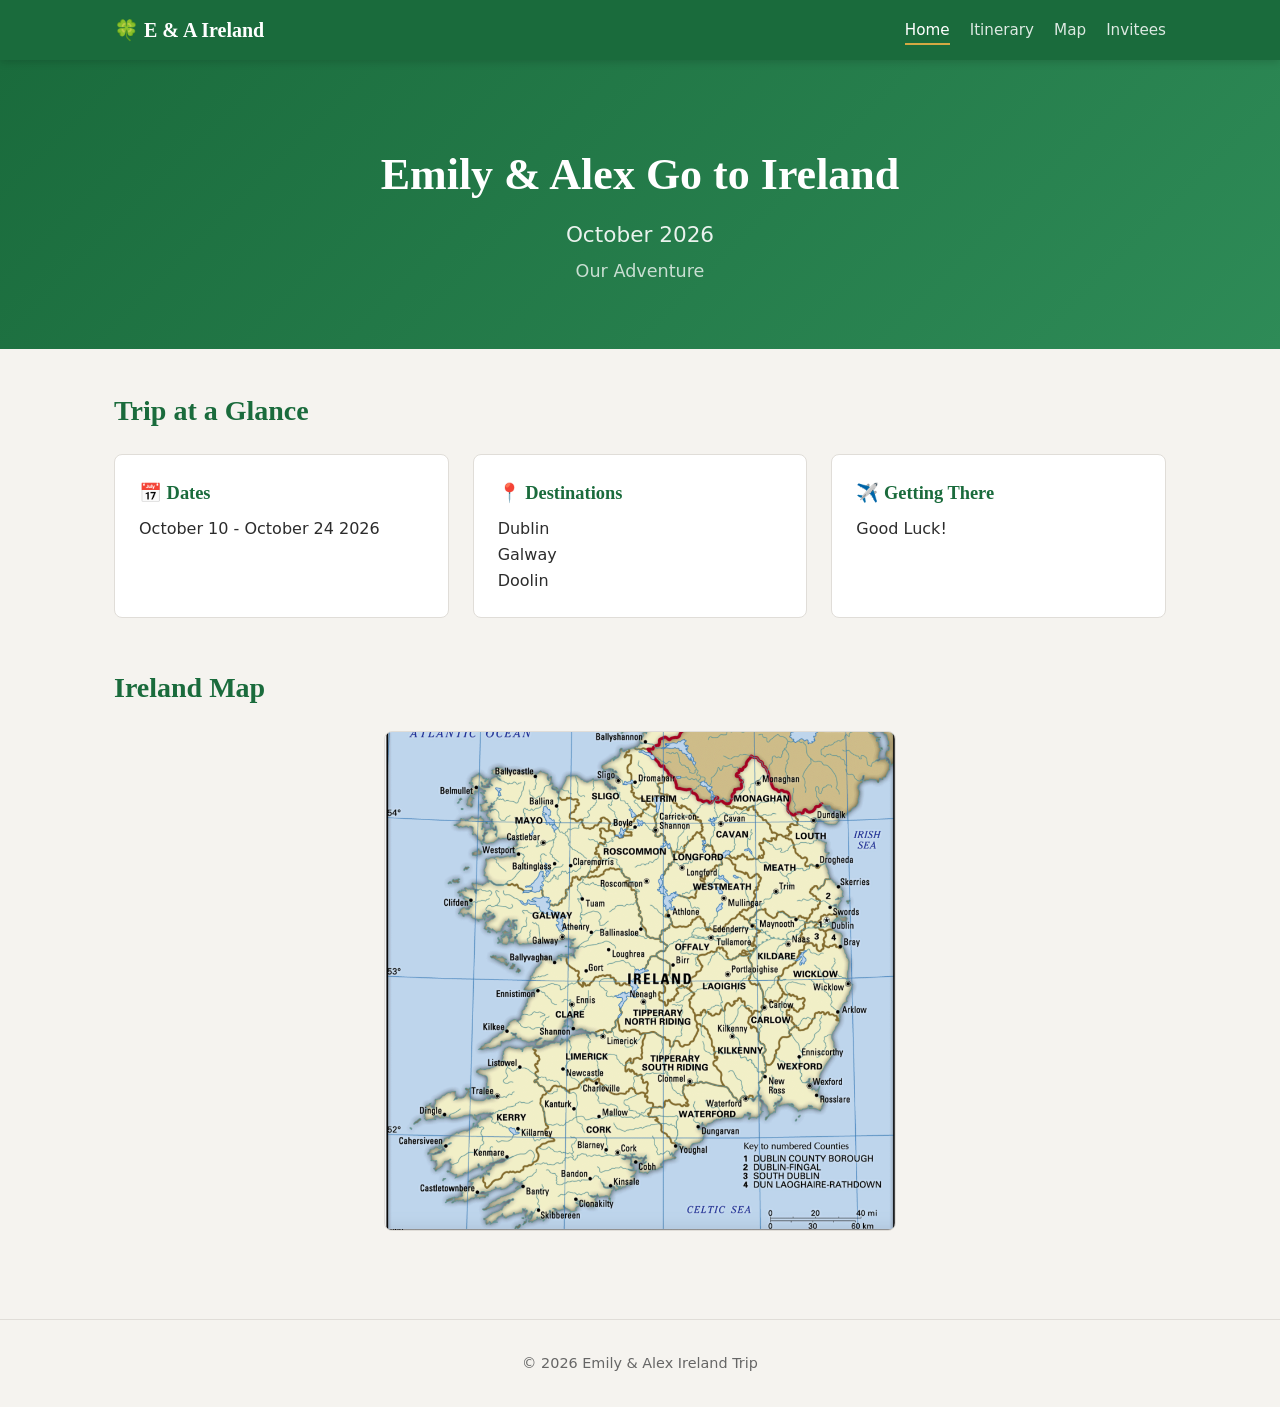
<file: docs/index.html>
<!DOCTYPE html>
<html lang="en">
<head>
    <meta charset="UTF-8">
    <meta name="viewport" content="width=device-width, initial-scale=1.0">
    <title>Emily &amp; Alex — Ireland Trip 2026</title>
    <link rel="stylesheet" href="css/styles.css">
    <link rel="stylesheet" href="css/responsive.css">
</head>
<body>
    <nav id="main-nav">
        <div class="nav-container">
            <a href="index.html" class="nav-logo">🍀 E &amp; A Ireland</a>
            <button class="nav-toggle" aria-label="Toggle navigation">☰</button>
            <ul class="nav-links">
                <li><a href="index.html" class="active">Home</a></li>
                <li><a href="pages/itinerary.html">Itinerary</a></li>
                <li><a href="pages/map.html">Map</a></li>
<li><a href="pages/invitees.html">Invitees</a></li>
<!--                <li><a href="pages/accommodations.html">Accommodations</a></li>-->
<!--                <li><a href="pages/activities.html">Activities</a></li>-->
<!--                <li><a href="pages/packing.html">Packing List</a></li>-->
<!--                <li><a href="pages/travel.html">Travel Info</a></li>-->
            </ul>
        </div>
    </nav>

    <header class="hero">
        <div class="hero-content">
            <h1>Emily &amp; Alex Go to Ireland</h1>
            <p class="hero-subtitle">October 2026</p>
            <p class="hero-tagline">Our Adventure</p>
        </div>
    </header>

    <main>
        <section class="overview">
            <h2>Trip at a Glance</h2>
            <div class="card-grid">
                <div class="card">
                    <h3>📅 Dates</h3>
                    <p>October 10 - October 24 2026</p>
                </div>
                <div class="card">
                    <h3>📍 Destinations</h3>
                    <p>Dublin</p>
                    <p>Galway</p>
                    <p>Doolin</p>
                </div>
<!--                <div class="card">-->
<!--                    <h3>🏨 Stays</h3>-->
<!--                    <p></p>-->
<!--                </div>-->
                <div class="card">
                    <h3>✈️ Getting There</h3>
                    <p>Good Luck!</p>
                </div>
            </div>
        </section>

        <section class="map-section">
            <h2>Ireland Map</h2>
            <div class="map-container">
            <img src="resources/ireland_county_map.png" alt="Map of Ireland counties">
            </div>
        </section>
    </main>

    <footer>
        <p>&copy; 2026 Emily &amp; Alex Ireland Trip</p>
    </footer>

    <script src="js/nav.js"></script>
    <script src="js/main.js"></script>
</body>
</html>
</file>
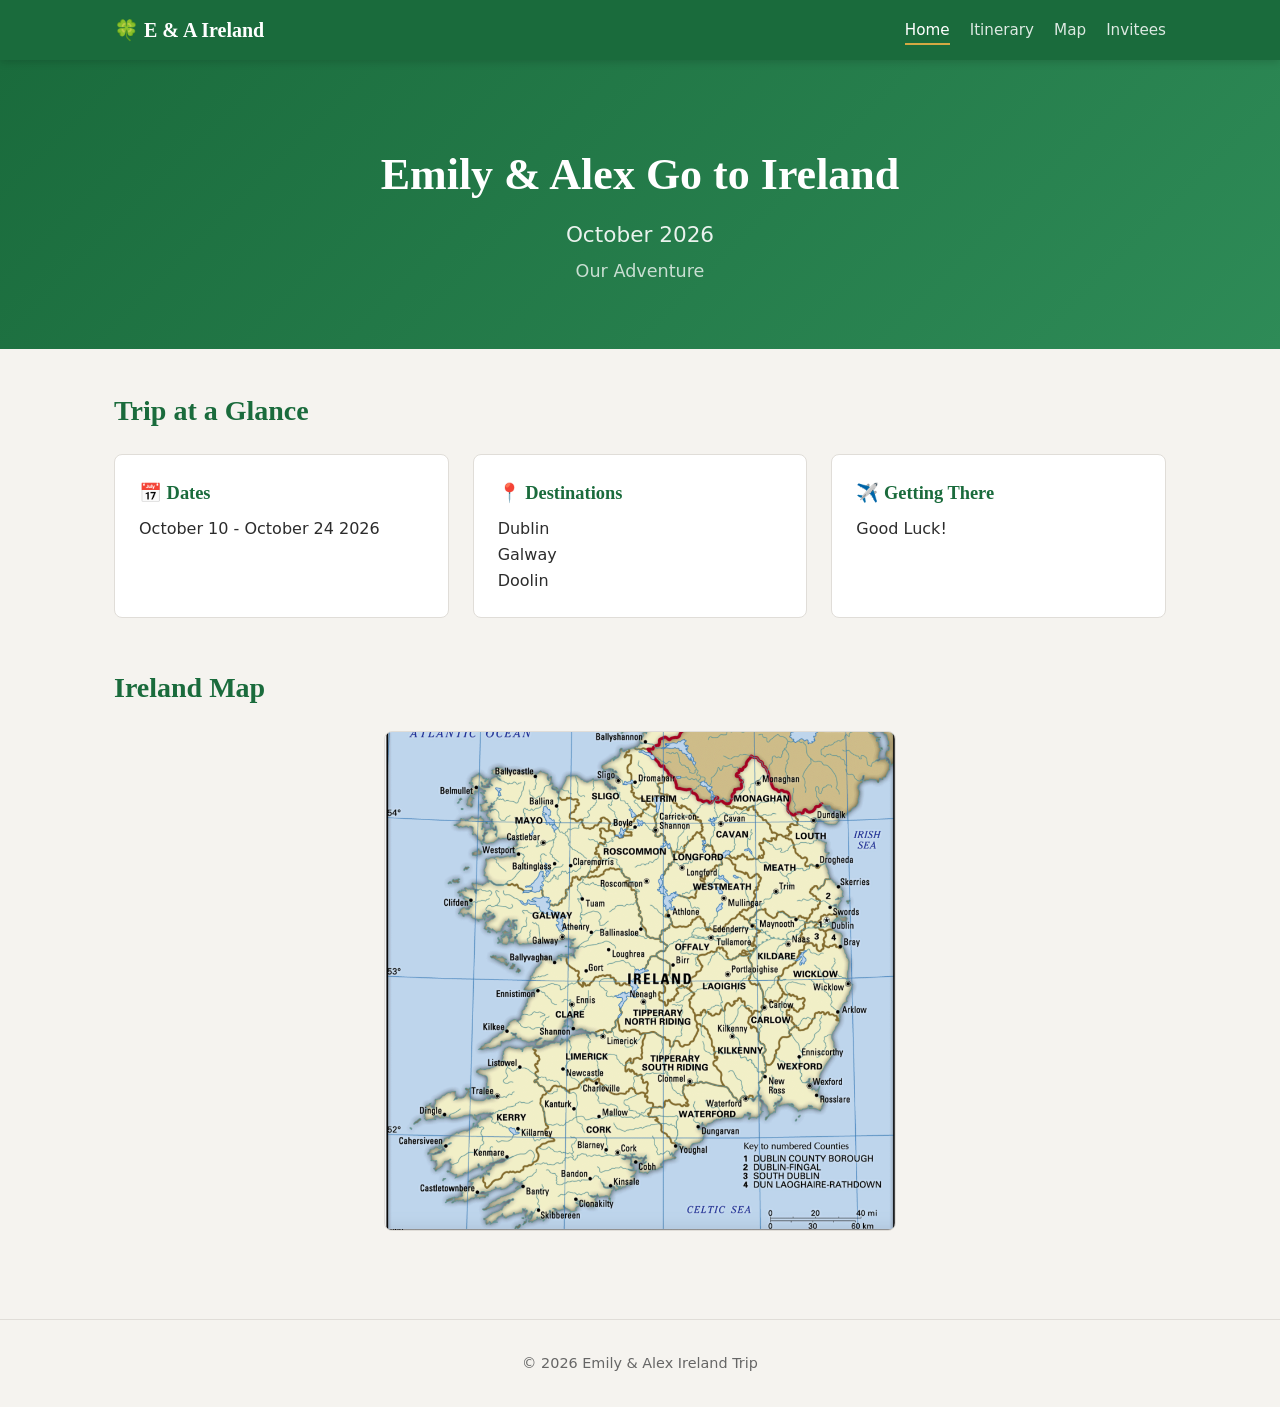
<file: static_site_src/index.html>
<!DOCTYPE html>
<html lang="en">
<head>
    <meta charset="UTF-8">
    <meta name="viewport" content="width=device-width, initial-scale=1.0">
    <title>Emily &amp; Alex — Ireland Trip 2026</title>
    <link rel="stylesheet" href="css/styles.css">
    <link rel="stylesheet" href="css/responsive.css">
</head>
<body>
    <nav id="main-nav">
        <div class="nav-container">
            <a href="index.html" class="nav-logo">🍀 E &amp; A Ireland</a>
            <button class="nav-toggle" aria-label="Toggle navigation">☰</button>
            <ul class="nav-links">
                <li><a href="index.html" class="active">Home</a></li>
                <li><a href="pages/itinerary.html">Itinerary</a></li>
                <li><a href="pages/map.html">Map</a></li>
<li><a href="pages/invitees.html">Invitees</a></li>
<!--                <li><a href="pages/accommodations.html">Accommodations</a></li>-->
<!--                <li><a href="pages/activities.html">Activities</a></li>-->
<!--                <li><a href="pages/packing.html">Packing List</a></li>-->
<!--                <li><a href="pages/travel.html">Travel Info</a></li>-->
            </ul>
        </div>
    </nav>

    <header class="hero">
        <div class="hero-content">
            <h1>Emily &amp; Alex Go to Ireland</h1>
            <p class="hero-subtitle">October 2026</p>
            <p class="hero-tagline">Our Adventure</p>
        </div>
    </header>

    <main>
        <section class="overview">
            <h2>Trip at a Glance</h2>
            <div class="card-grid">
                <div class="card">
                    <h3>📅 Dates</h3>
                    <p>October 10 - October 24 2026</p>
                </div>
                <div class="card">
                    <h3>📍 Destinations</h3>
                    <p>Dublin</p>
                    <p>Galway</p>
                    <p>Doolin</p>
                </div>
<!--                <div class="card">-->
<!--                    <h3>🏨 Stays</h3>-->
<!--                    <p></p>-->
<!--                </div>-->
                <div class="card">
                    <h3>✈️ Getting There</h3>
                    <p>Good Luck!</p>
                </div>
            </div>
        </section>

        <section class="map-section">
            <h2>Ireland Map</h2>
            <div class="map-container">
                <img src="../resources/ireland_county_map.png" alt="Map of Ireland counties">
            </div>
        </section>
    </main>

    <footer>
        <p>&copy; 2026 Emily &amp; Alex Ireland Trip</p>
    </footer>

    <script src="js/nav.js"></script>
    <script src="js/main.js"></script>
</body>
</html>
</file>
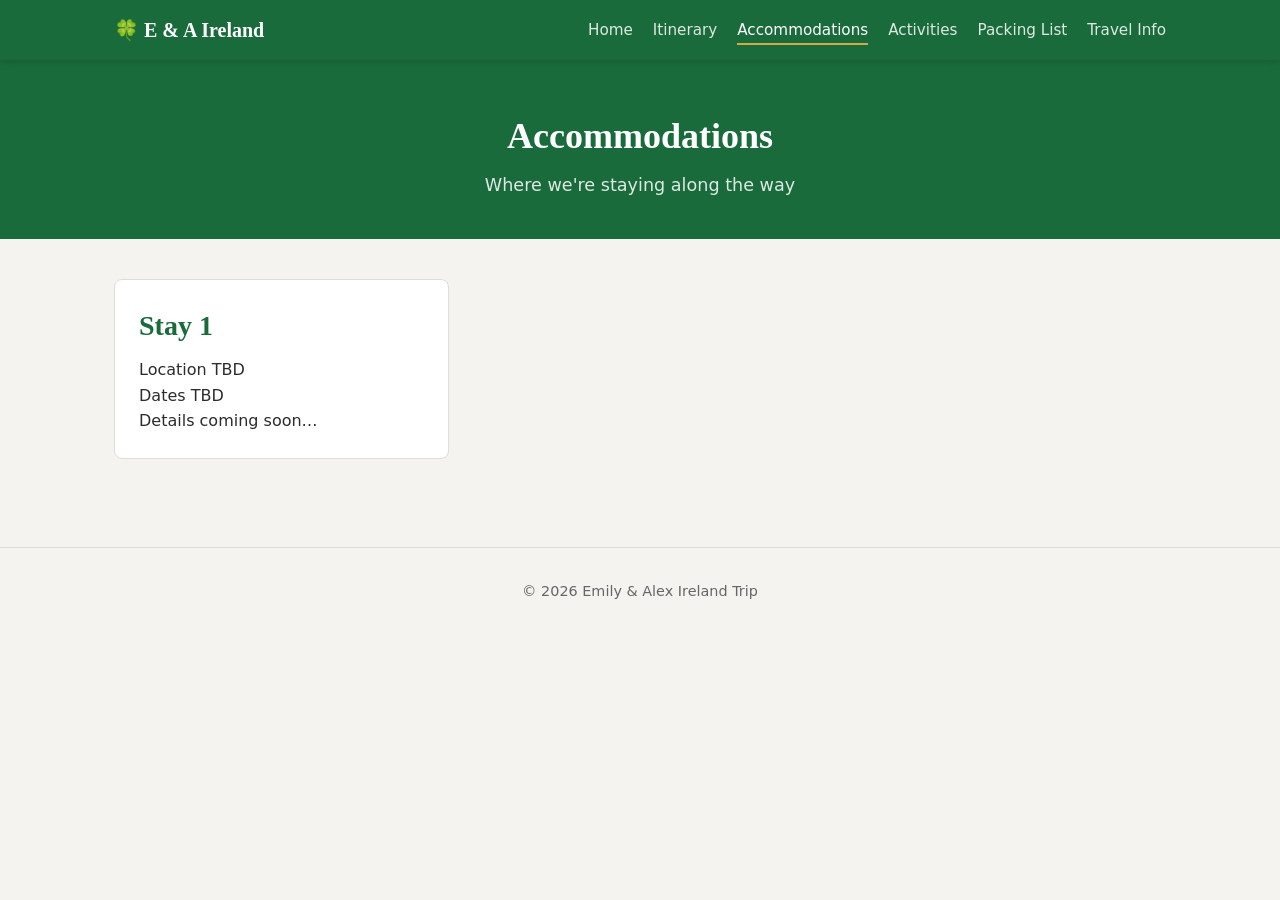
<file: docs/pages/accommodations.html>
<!DOCTYPE html>
<html lang="en">
<head>
    <meta charset="UTF-8">
    <meta name="viewport" content="width=device-width, initial-scale=1.0">
    <title>Accommodations — Emily &amp; Alex Ireland Trip</title>
    <link rel="stylesheet" href="../css/styles.css">
    <link rel="stylesheet" href="../css/responsive.css">
</head>
<body>
    <nav id="main-nav">
        <div class="nav-container">
            <a href="../index.html" class="nav-logo">🍀 E &amp; A Ireland</a>
            <button class="nav-toggle" aria-label="Toggle navigation">☰</button>
            <ul class="nav-links">
                <li><a href="../index.html">Home</a></li>
                <li><a href="itinerary.html">Itinerary</a></li>
                <li><a href="accommodations.html" class="active">Accommodations</a></li>
                <li><a href="activities.html">Activities</a></li>
                <li><a href="packing.html">Packing List</a></li>
                <li><a href="travel.html">Travel Info</a></li>
            </ul>
        </div>
    </nav>

    <header class="page-header">
        <h1>Accommodations</h1>
        <p>Where we're staying along the way</p>
    </header>

    <main>
        <section class="accommodation-list">
            <div class="card">
                <h2>Stay 1</h2>
                <p class="stay-location">Location TBD</p>
                <p class="stay-dates">Dates TBD</p>
                <p>Details coming soon…</p>
            </div>
            <!-- Add more accommodation cards as bookings are made -->
        </section>
    </main>

    <footer>
        <p>&copy; 2026 Emily &amp; Alex Ireland Trip</p>
    </footer>

    <script src="../js/nav.js"></script>
    <script src="../js/main.js"></script>
</body>
</html>
</file>
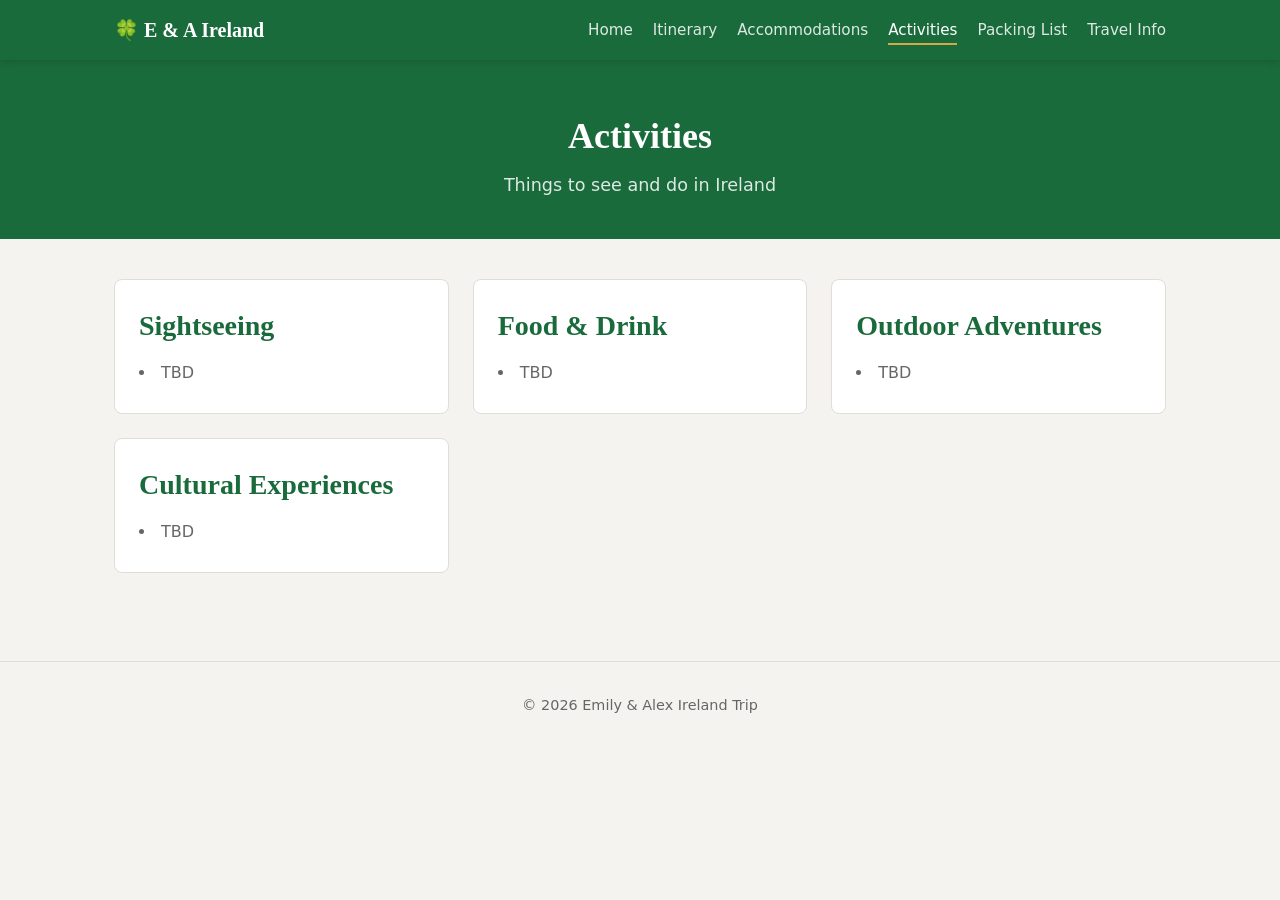
<file: docs/pages/activities.html>
<!DOCTYPE html>
<html lang="en">
<head>
    <meta charset="UTF-8">
    <meta name="viewport" content="width=device-width, initial-scale=1.0">
    <title>Activities — Emily &amp; Alex Ireland Trip</title>
    <link rel="stylesheet" href="../css/styles.css">
    <link rel="stylesheet" href="../css/responsive.css">
</head>
<body>
    <nav id="main-nav">
        <div class="nav-container">
            <a href="../index.html" class="nav-logo">🍀 E &amp; A Ireland</a>
            <button class="nav-toggle" aria-label="Toggle navigation">☰</button>
            <ul class="nav-links">
                <li><a href="../index.html">Home</a></li>
                <li><a href="itinerary.html">Itinerary</a></li>
                <li><a href="accommodations.html">Accommodations</a></li>
                <li><a href="activities.html" class="active">Activities</a></li>
                <li><a href="packing.html">Packing List</a></li>
                <li><a href="travel.html">Travel Info</a></li>
            </ul>
        </div>
    </nav>

    <header class="page-header">
        <h1>Activities</h1>
        <p>Things to see and do in Ireland</p>
    </header>

    <main>
        <section class="activities-grid">
            <div class="card">
                <h2>Sightseeing</h2>
                <ul>
                    <li>TBD</li>
                </ul>
            </div>
            <div class="card">
                <h2>Food &amp; Drink</h2>
                <ul>
                    <li>TBD</li>
                </ul>
            </div>
            <div class="card">
                <h2>Outdoor Adventures</h2>
                <ul>
                    <li>TBD</li>
                </ul>
            </div>
            <div class="card">
                <h2>Cultural Experiences</h2>
                <ul>
                    <li>TBD</li>
                </ul>
            </div>
        </section>
    </main>

    <footer>
        <p>&copy; 2026 Emily &amp; Alex Ireland Trip</p>
    </footer>

    <script src="../js/nav.js"></script>
    <script src="../js/main.js"></script>
</body>
</html>
</file>
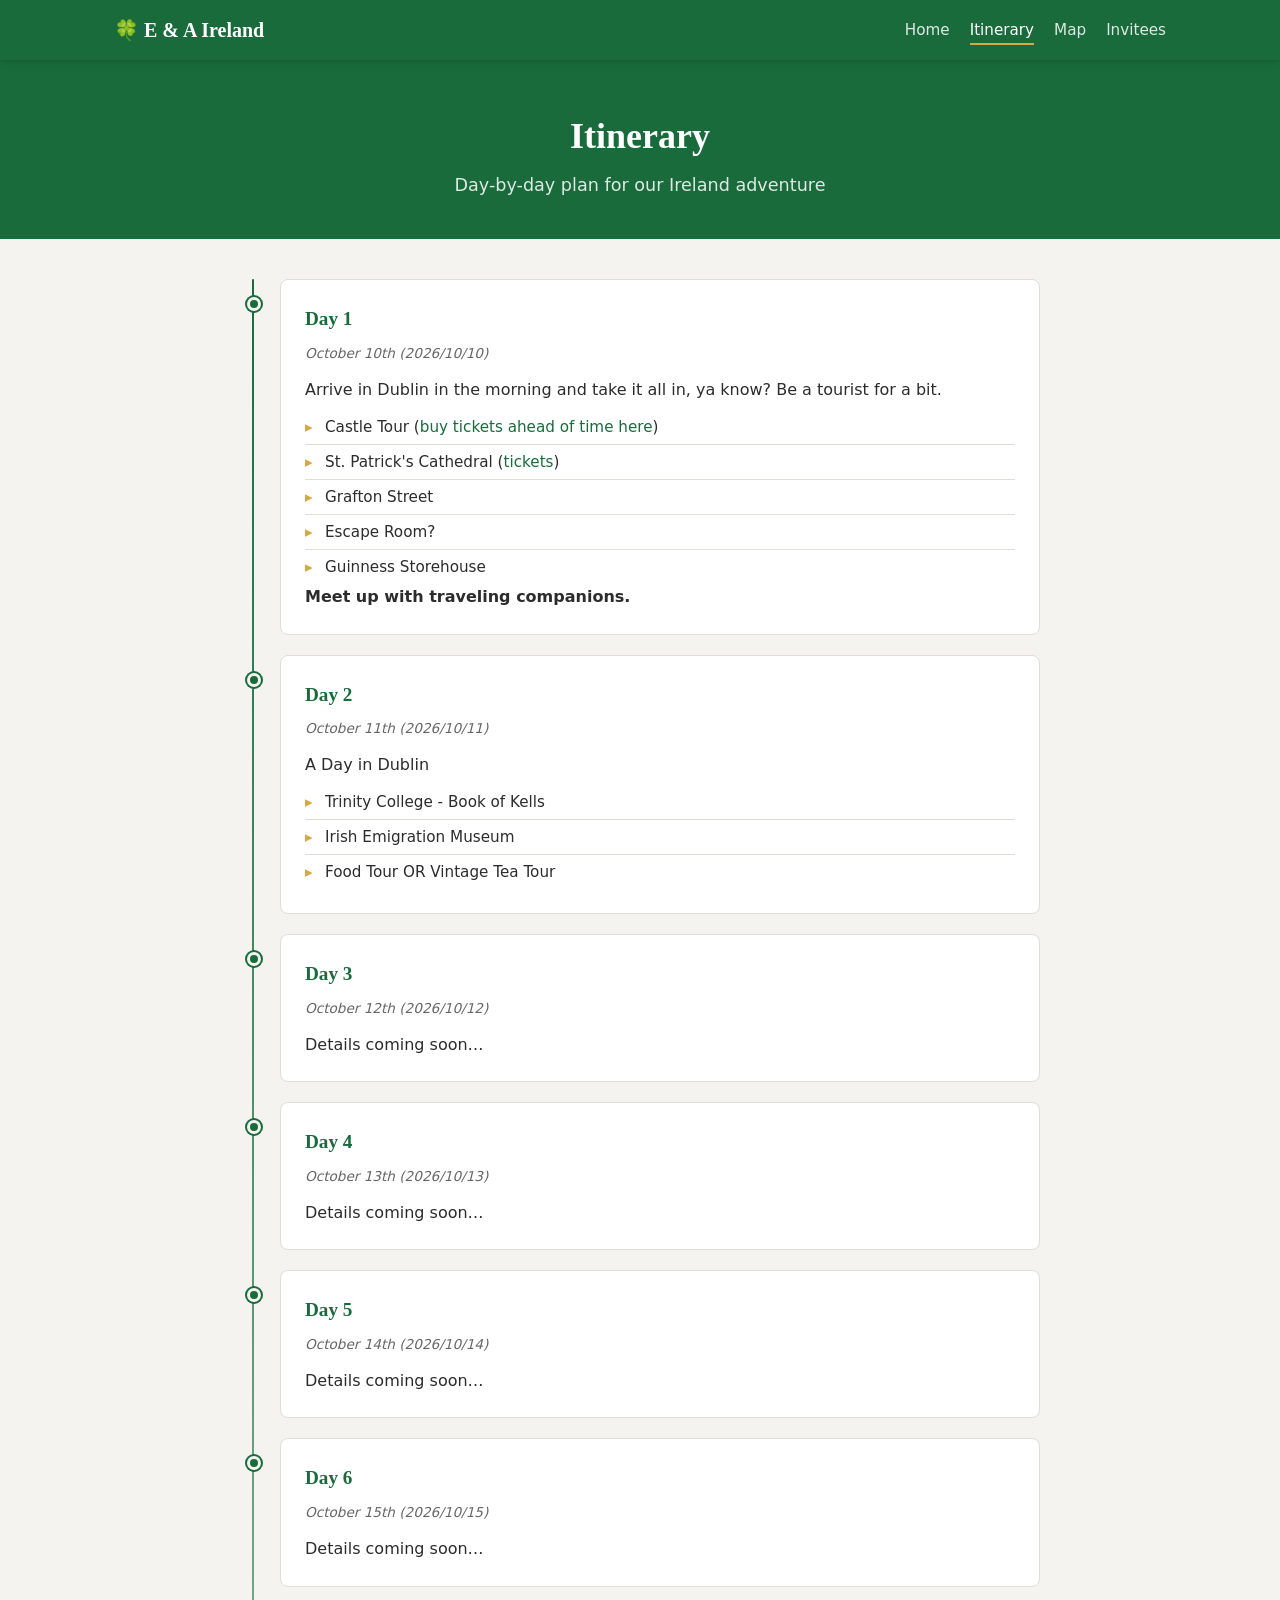
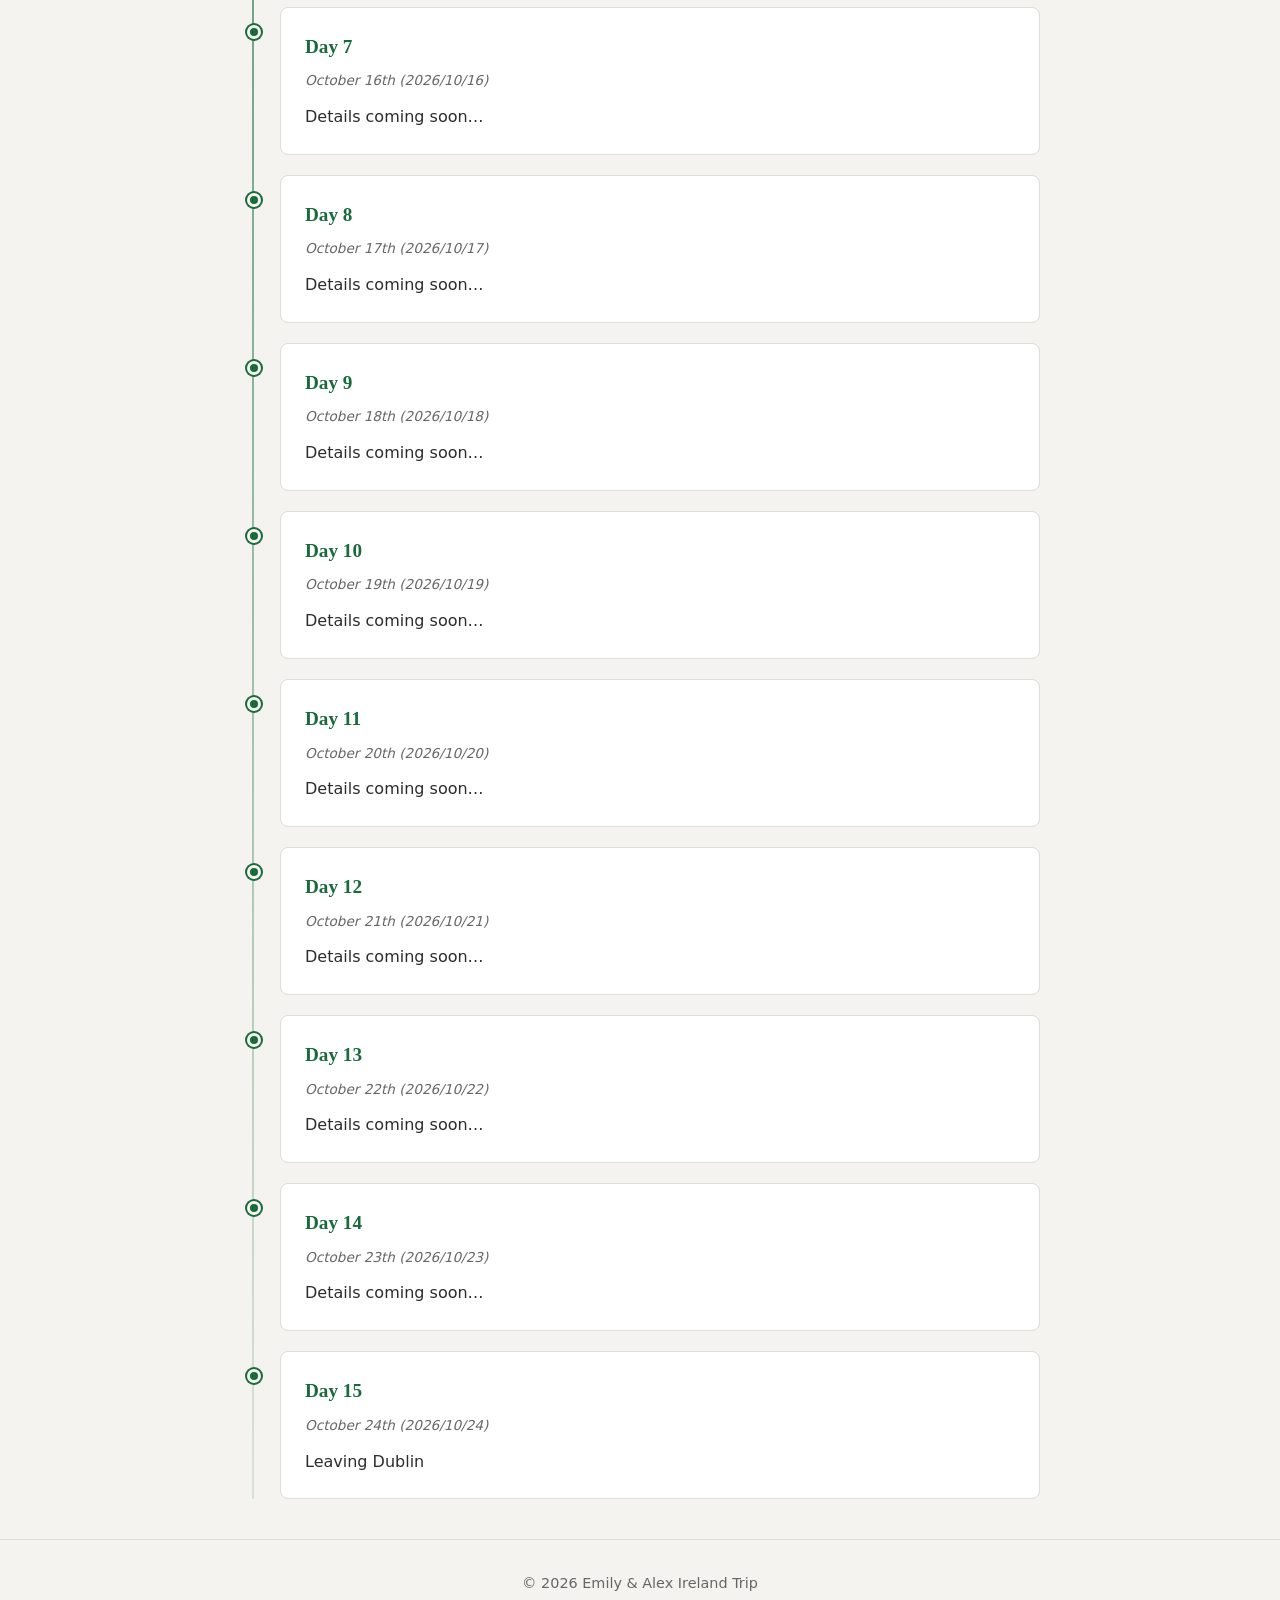
<file: docs/pages/itinerary.html>
<!DOCTYPE html>
<html lang="en">
<head>
    <meta charset="UTF-8">
    <meta name="viewport" content="width=device-width, initial-scale=1.0">
    <title>Itinerary — Emily &amp; Alex Ireland Trip</title>
    <link rel="stylesheet" href="../css/styles.css">
    <link rel="stylesheet" href="../css/responsive.css">
</head>
<body>
    <nav id="main-nav">
        <div class="nav-container">
            <a href="../index.html" class="nav-logo">🍀 E &amp; A Ireland</a>
            <button class="nav-toggle" aria-label="Toggle navigation">☰</button>
            <ul class="nav-links">
                <li><a href="../index.html">Home</a></li>
                <li><a href="itinerary.html" class="active">Itinerary</a></li>
                <li><a href="map.html">Map</a></li>
                <li><a href="invitees.html">Invitees</a></li>
<!--                <li><a href="accommodations.html">Accommodations</a></li>-->
<!--                <li><a href="activities.html">Activities</a></li>-->
<!--                <li><a href="packing.html">Packing List</a></li>-->
<!--                <li><a href="travel.html">Travel Info</a></li>-->
            </ul>
        </div>
    </nav>

    <header class="page-header">
        <h1>Itinerary</h1>
        <p>Day-by-day plan for our Ireland adventure</p>
    </header>

    <main>
        <section class="itinerary-timeline">
            <div class="day-card">
                <h2>Day 1</h2>
                <p class="day-date">October 10th (2026/10/10)</p>

                <p>Arrive in Dublin in the morning and take it all in, ya know? Be a tourist for a bit.</p>
                <ul>
                    <li>Castle Tour (<a href="https://dublincastle.ie/tickets-and-times/" target="_blank">buy tickets ahead of time here</a>)</li>
                    <li>St. Patrick's Cathedral (<a href="https://www.stpatrickscathedral.ie/visit/" target="_blank">tickets</a>)</li>
                    <li>Grafton Street</li>
                    <li>Escape Room?</li>
                    <li>Guinness Storehouse</li>
                </ul>


                <b>Meet up with traveling companions.</b>
            </div>
            <div class="day-card">
                <h2>Day 2</h2>
                <p class="day-date">October 11th (2026/10/11)</p>
                <p>A Day in Dublin</p>
                <ul>
                    <li>Trinity College - Book of Kells</li>
                    <li>Irish Emigration Museum</li>
                    <li>Food Tour OR Vintage Tea Tour</li>
                </ul>
            </div>
            <div class="day-card">
                <h2>Day 3</h2>
                <p class="day-date">October 12th (2026/10/12)</p>
                <p>Details coming soon…</p>
            </div>
            <div class="day-card">
                <h2>Day 4</h2>
                <p class="day-date">October 13th (2026/10/13)</p>
                <p>Details coming soon…</p>
            </div>
            <div class="day-card">
                <h2>Day 5</h2>
                <p class="day-date">October 14th (2026/10/14)</p>
                <p>Details coming soon…</p>
            </div>
            <div class="day-card">
                <h2>Day 6</h2>
                <p class="day-date">October 15th (2026/10/15)</p>
                <p>Details coming soon…</p>
            </div>
            <div class="day-card">
                <h2>Day 7</h2>
                <p class="day-date">October 16th (2026/10/16)</p>
                <p>Details coming soon…</p>
            </div>
            <div class="day-card">
                <h2>Day 8</h2>
                <p class="day-date">October 17th (2026/10/17)</p>
                <p>Details coming soon…</p>
            </div>
            <div class="day-card">
                <h2>Day 9</h2>
                <p class="day-date">October 18th (2026/10/18)</p>
                <p>Details coming soon…</p>
            </div>
            <div class="day-card">
                <h2>Day 10</h2>
                <p class="day-date">October 19th (2026/10/19)</p>
                <p>Details coming soon…</p>
            </div>
            <div class="day-card">
                <h2>Day 11</h2>
                <p class="day-date">October 20th (2026/10/20)</p>
                <p>Details coming soon…</p>
            </div>
            <div class="day-card">
                <h2>Day 12</h2>
                <p class="day-date">October 21th (2026/10/21)</p>
                <p>Details coming soon…</p>
            </div>
            <div class="day-card">
                <h2>Day 13</h2>
                <p class="day-date">October 22th (2026/10/22)</p>
                <p>Details coming soon…</p>
            </div>
            <div class="day-card">
                <h2>Day 14</h2>
                <p class="day-date">October 23th (2026/10/23)</p>
                <p>Details coming soon…</p>
            </div>
            <div class="day-card">
                <h2>Day 15</h2>
                <p class="day-date">October 24th (2026/10/24)</p>
                <p>Leaving Dublin</p>
            </div>
        </section>
    </main>

    <footer>
        <p>&copy; 2026 Emily &amp; Alex Ireland Trip</p>
    </footer>

    <script src="../js/nav.js"></script>
    <script src="../js/main.js"></script>
</body>
</html>
</file>
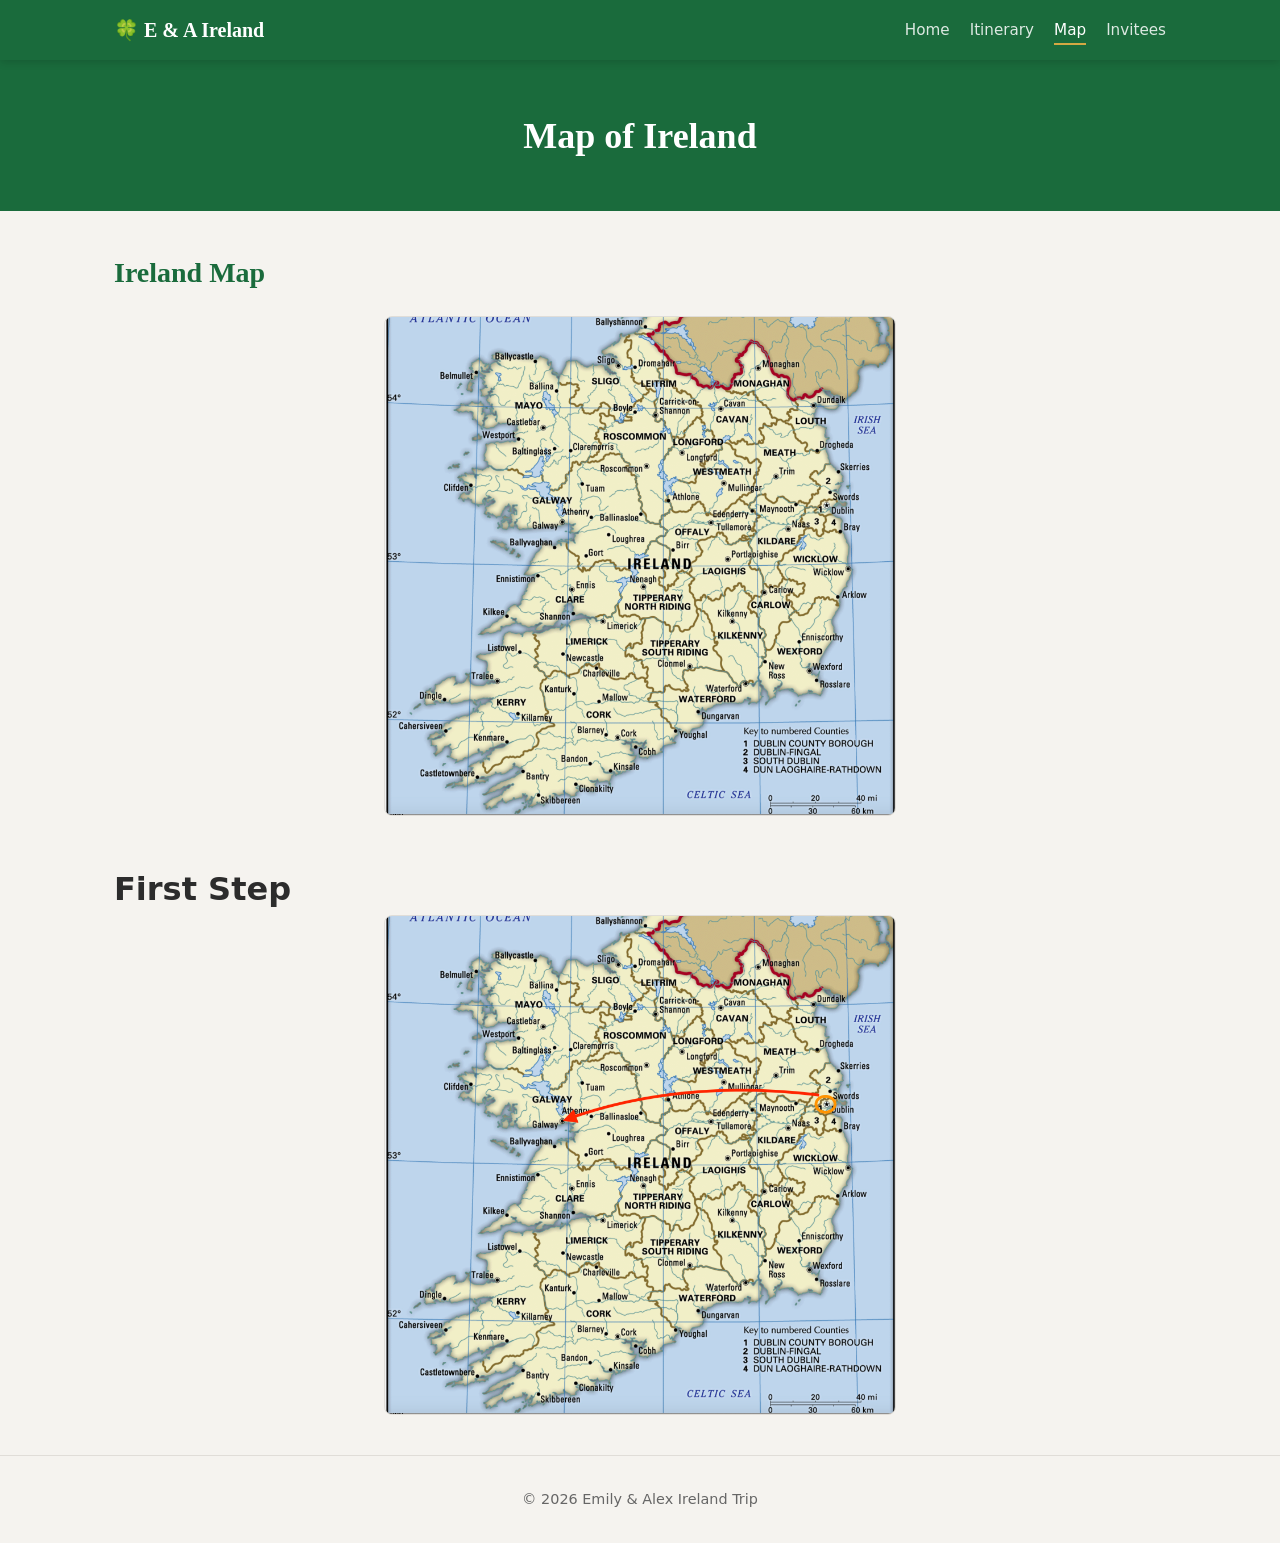
<file: docs/pages/map.html>
<!DOCTYPE html>
<html lang="en">
<head>
    <meta charset="UTF-8">
    <meta name="viewport" content="width=device-width, initial-scale=1.0">
    <title>Packing List — Emily &amp; Alex Ireland Trip</title>
    <link rel="stylesheet" href="../css/styles.css">
    <link rel="stylesheet" href="../css/responsive.css">
</head>
<body>
<nav id="main-nav">
    <div class="nav-container">
        <a href="../index.html" class="nav-logo">🍀 E &amp; A Ireland</a>
        <button class="nav-toggle" aria-label="Toggle navigation">☰</button>
        <ul class="nav-links">
            <li><a href="../index.html">Home</a></li>
            <li><a href="itinerary.html">Itinerary</a></li>
            <li><a href="map.html" class="active">Map</a></li>
            <li><a href="invitees.html">Invitees</a></li>
        </ul>
    </div>
</nav>

<header class="page-header">
    <h1>Map of Ireland</h1>
</header>

<main>
    <section class="map-section">
        <h2>Ireland Map</h2>
        <div class="map-container">
            <img src="../resources/ireland_county_map.png" alt="Map of Ireland counties">
        </div>
    </section>

    <header>
        <h1>First Step</h1>
    </header>
    <div class="map-container">
        <img src="../resources/ireland_county_map2.png" alt="Go to Galway">
    </div>
</main>

<footer>
    <p>&copy; 2026 Emily &amp; Alex Ireland Trip</p>
</footer>

<script src="../js/nav.js"></script>
<script src="../js/main.js"></script>
</body>
</html>
</file>
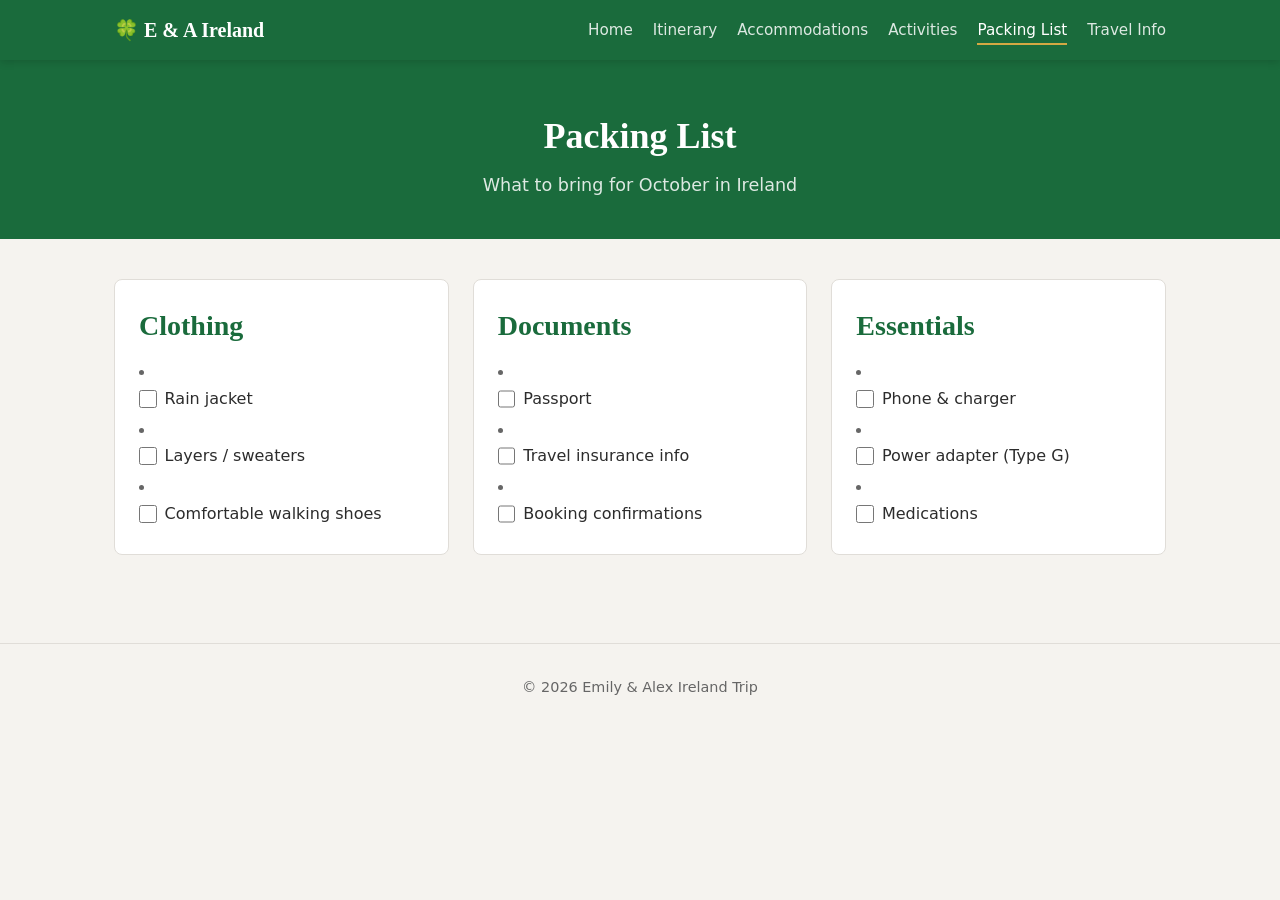
<file: docs/pages/packing.html>
<!DOCTYPE html>
<html lang="en">
<head>
    <meta charset="UTF-8">
    <meta name="viewport" content="width=device-width, initial-scale=1.0">
    <title>Packing List — Emily &amp; Alex Ireland Trip</title>
    <link rel="stylesheet" href="../css/styles.css">
    <link rel="stylesheet" href="../css/responsive.css">
</head>
<body>
    <nav id="main-nav">
        <div class="nav-container">
            <a href="../index.html" class="nav-logo">🍀 E &amp; A Ireland</a>
            <button class="nav-toggle" aria-label="Toggle navigation">☰</button>
            <ul class="nav-links">
                <li><a href="../index.html">Home</a></li>
                <li><a href="itinerary.html">Itinerary</a></li>
                <li><a href="accommodations.html">Accommodations</a></li>
                <li><a href="activities.html">Activities</a></li>
                <li><a href="packing.html" class="active">Packing List</a></li>
                <li><a href="travel.html">Travel Info</a></li>
            </ul>
        </div>
    </nav>

    <header class="page-header">
        <h1>Packing List</h1>
        <p>What to bring for October in Ireland</p>
    </header>

    <main>
        <section class="packing-categories">
            <div class="card">
                <h2>Clothing</h2>
                <ul class="checklist">
                    <li><label><input type="checkbox"> Rain jacket</label></li>
                    <li><label><input type="checkbox"> Layers / sweaters</label></li>
                    <li><label><input type="checkbox"> Comfortable walking shoes</label></li>
                </ul>
            </div>
            <div class="card">
                <h2>Documents</h2>
                <ul class="checklist">
                    <li><label><input type="checkbox"> Passport</label></li>
                    <li><label><input type="checkbox"> Travel insurance info</label></li>
                    <li><label><input type="checkbox"> Booking confirmations</label></li>
                </ul>
            </div>
            <div class="card">
                <h2>Essentials</h2>
                <ul class="checklist">
                    <li><label><input type="checkbox"> Phone &amp; charger</label></li>
                    <li><label><input type="checkbox"> Power adapter (Type G)</label></li>
                    <li><label><input type="checkbox"> Medications</label></li>
                </ul>
            </div>
        </section>
    </main>

    <footer>
        <p>&copy; 2026 Emily &amp; Alex Ireland Trip</p>
    </footer>

    <script src="../js/nav.js"></script>
    <script src="../js/main.js"></script>
</body>
</html>
</file>
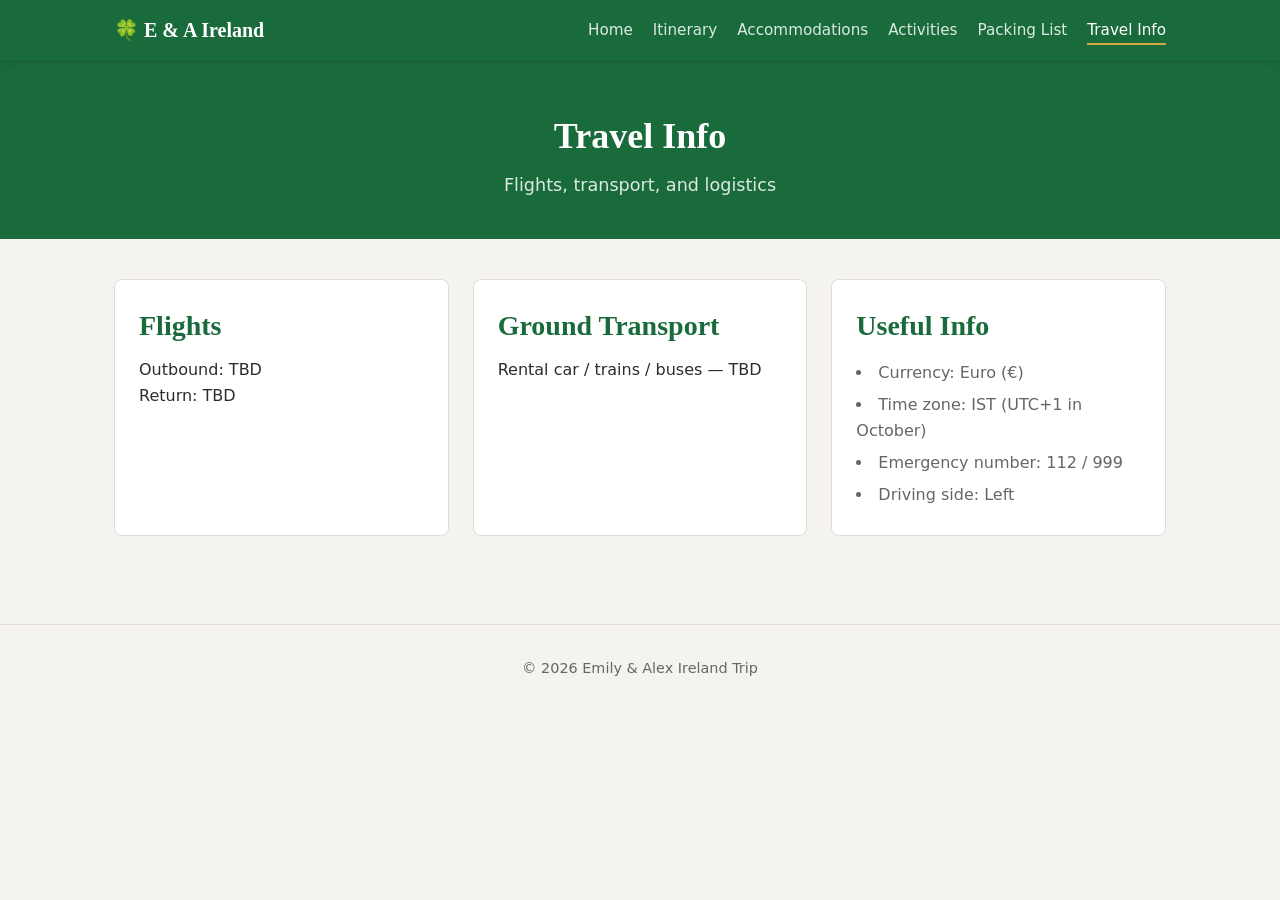
<file: docs/pages/travel.html>
<!DOCTYPE html>
<html lang="en">
<head>
    <meta charset="UTF-8">
    <meta name="viewport" content="width=device-width, initial-scale=1.0">
    <title>Travel Info — Emily &amp; Alex Ireland Trip</title>
    <link rel="stylesheet" href="../css/styles.css">
    <link rel="stylesheet" href="../css/responsive.css">
</head>
<body>
    <nav id="main-nav">
        <div class="nav-container">
            <a href="../index.html" class="nav-logo">🍀 E &amp; A Ireland</a>
            <button class="nav-toggle" aria-label="Toggle navigation">☰</button>
            <ul class="nav-links">
                <li><a href="../index.html">Home</a></li>
                <li><a href="itinerary.html">Itinerary</a></li>
                <li><a href="accommodations.html">Accommodations</a></li>
                <li><a href="activities.html">Activities</a></li>
                <li><a href="packing.html">Packing List</a></li>
                <li><a href="travel.html" class="active">Travel Info</a></li>
            </ul>
        </div>
    </nav>

    <header class="page-header">
        <h1>Travel Info</h1>
        <p>Flights, transport, and logistics</p>
    </header>

    <main>
        <section class="travel-details">
            <div class="card">
                <h2>Flights</h2>
                <p>Outbound: TBD</p>
                <p>Return: TBD</p>
            </div>
            <div class="card">
                <h2>Ground Transport</h2>
                <p>Rental car / trains / buses — TBD</p>
            </div>
            <div class="card">
                <h2>Useful Info</h2>
                <ul>
                    <li>Currency: Euro (€)</li>
                    <li>Time zone: IST (UTC+1 in October)</li>
                    <li>Emergency number: 112 / 999</li>
                    <li>Driving side: Left</li>
                </ul>
            </div>
        </section>
    </main>

    <footer>
        <p>&copy; 2026 Emily &amp; Alex Ireland Trip</p>
    </footer>

    <script src="../js/nav.js"></script>
    <script src="../js/main.js"></script>
</body>
</html>
</file>
<file: docs/css/styles.css>
/* ============================================
   Emily & Alex Ireland Trip — Main Styles
   ============================================ */

/* --- Reset & Base --- */
*,
*::before,
*::after {
    margin: 0;
    padding: 0;
    box-sizing: border-box;
}

:root {
    --color-primary: #1a6b3c;      /* Irish green */
    --color-primary-light: #2e8b57;
    --color-accent: #d4a843;        /* Gold accent */
    --color-bg: #f5f3ef;            /* Warm off-white */
    --color-surface: #ffffff;
    --color-text: #2c2c2c;
    --color-text-muted: #666666;
    --color-border: #e0ddd8;
    --font-heading: 'Georgia', serif;
    --font-body: system-ui, -apple-system, 'Segoe UI', Roboto, sans-serif;
    --max-width: 1100px;
    --nav-height: 60px;
}

html {
    scroll-behavior: smooth;
}

body {
    font-family: var(--font-body);
    color: var(--color-text);
    background-color: var(--color-bg);
    line-height: 1.6;
}

img {
    max-width: 100%;
    height: auto;
    display: block;
}

a {
    color: var(--color-primary);
    text-decoration: none;
}

a:hover {
    color: var(--color-primary-light);
}

/* --- Navigation --- */
#main-nav {
    position: sticky;
    top: 0;
    z-index: 1000;
    background-color: var(--color-primary);
    box-shadow: 0 2px 8px rgba(0, 0, 0, 0.15);
}

.nav-container {
    max-width: var(--max-width);
    margin: 0 auto;
    display: flex;
    align-items: center;
    justify-content: space-between;
    padding: 0 1.5rem;
    height: var(--nav-height);
}

.nav-logo {
    color: #fff;
    font-family: var(--font-heading);
    font-size: 1.25rem;
    font-weight: bold;
}

.nav-logo:hover {
    color: var(--color-accent);
}

.nav-toggle {
    display: none;
    background: none;
    border: none;
    color: #fff;
    font-size: 1.5rem;
    cursor: pointer;
}

.nav-links {
    list-style: none;
    display: flex;
    gap: 1.25rem;
}

.nav-links a {
    color: rgba(255, 255, 255, 0.85);
    font-size: 0.95rem;
    padding: 0.25rem 0;
    transition: color 0.2s;
}

.nav-links a:hover,
.nav-links a.active {
    color: #fff;
    border-bottom: 2px solid var(--color-accent);
}

/* --- Hero (Home page) --- */
.hero {
    background: linear-gradient(135deg, var(--color-primary) 0%, var(--color-primary-light) 100%);
    color: #fff;
    text-align: center;
    padding: 5rem 1.5rem 4rem;
}

.hero h1 {
    font-family: var(--font-heading);
    font-size: 2.75rem;
    margin-bottom: 0.5rem;
}

.hero-subtitle {
    font-size: 1.35rem;
    opacity: 0.9;
    margin-bottom: 0.25rem;
}

.hero-tagline {
    font-size: 1.1rem;
    opacity: 0.75;
}

/* --- Page Header (Sub-pages) --- */
.page-header {
    background-color: var(--color-primary);
    color: #fff;
    text-align: center;
    padding: 3rem 1.5rem 2.5rem;
}

.page-header h1 {
    font-family: var(--font-heading);
    font-size: 2.25rem;
    margin-bottom: 0.35rem;
}

.page-header p {
    opacity: 0.85;
    font-size: 1.1rem;
}

/* --- Main Content --- */
main {
    max-width: var(--max-width);
    margin: 0 auto;
    padding: 2.5rem 1.5rem;
}

section {
    margin-bottom: 3rem;
}

section h2 {
    font-family: var(--font-heading);
    font-size: 1.75rem;
    margin-bottom: 1.25rem;
    color: var(--color-primary);
}

/* --- Card Grid --- */
.card-grid,
.activities-grid,
.packing-categories,
.accommodation-list,
.travel-details {
    display: grid;
    grid-template-columns: repeat(auto-fill, minmax(260px, 1fr));
    gap: 1.5rem;
}

.card,
.day-card {
    background-color: var(--color-surface);
    border: 1px solid var(--color-border);
    border-radius: 8px;
    padding: 1.5rem;
    transition: box-shadow 0.2s;
}

.card:hover,
.day-card:hover {
    box-shadow: 0 4px 12px rgba(0, 0, 0, 0.08);
}

.card h2,
.card h3,
.day-card h2 {
    font-family: var(--font-heading);
    margin-bottom: 0.5rem;
    color: var(--color-primary);
}

.card h3 {
    font-size: 1.15rem;
}

.card ul {
    list-style: disc inside;
    color: var(--color-text-muted);
}

.card ul li {
    padding: 0.2rem 0;
}

/* --- Itinerary Timeline --- */
.itinerary-timeline {
    display: flex;
    flex-direction: column;
    gap: 1.25rem;
    position: relative;
    padding-left: 2.5rem;
    max-width: 800px;
    margin: 0 auto;
}

.itinerary-timeline::before {
    content: '';
    position: absolute;
    left: 0.75rem;
    top: 0;
    bottom: 0;
    width: 2px;
    background: linear-gradient(to bottom, var(--color-primary) 0%, rgba(46, 139, 87, 0.15) 100%);
    border-radius: 2px;
}

.day-card {
    position: relative;
}

.day-card::before {
    content: '';
    position: absolute;
    left: -2.125rem;
    top: 1.5rem;
    transform: translateY(-50%);
    width: 14px;
    height: 14px;
    border-radius: 50%;
    background-color: var(--color-primary);
    border: 3px solid var(--color-bg);
    box-shadow: 0 0 0 2px var(--color-primary);
    z-index: 1;
}

.day-card h2 {
    font-size: 1.2rem;
}

.day-card .day-date {
    font-size: 0.85rem;
    color: var(--color-text-muted);
    margin-bottom: 0.75rem;
    font-style: italic;
}

.day-card ul {
    list-style: none;
    padding-left: 0;
    margin-top: 0.5rem;
}

.day-card ul li {
    padding: 0.3rem 0 0.3rem 1.25rem;
    position: relative;
    font-size: 0.95rem;
    border-bottom: 1px solid var(--color-border);
}

.day-card ul li:last-child {
    border-bottom: none;
}

.day-card ul li::before {
    content: '▸';
    position: absolute;
    left: 0;
    color: var(--color-accent);
}

/* --- Packing Checklist --- */
.checklist {
    list-style: none;
}

.checklist li {
    padding: 0.35rem 0;
}

.checklist label {
    display: flex;
    align-items: center;
    gap: 0.5rem;
    cursor: pointer;
    color: var(--color-text);
}

.checklist input[type="checkbox"] {
    accent-color: var(--color-primary);
    width: 1.1rem;
    height: 1.1rem;
}

/* --- Map Section --- */
.map-container {
    text-align: center;
}

.map-container img {
    margin: 0 auto;
    max-height: 500px;
    border-radius: 8px;
    border: 1px solid var(--color-border);
}

/* --- Invitees Grid --- */
.invitees-grid {
    display: grid;
    grid-template-columns: repeat(auto-fill, minmax(260px, 1fr));
    gap: 1.75rem;
}

.invitee-card {
    background-color: var(--color-surface);
    border: 1px solid var(--color-border);
    border-radius: 8px;
    padding: 1.5rem;
    text-align: center;
    transition: box-shadow 0.2s;
}

.invitee-card:hover {
    box-shadow: 0 4px 12px rgba(0, 0, 0, 0.08);
}

.invitee-photo {
    width: 140px;
    height: 140px;
    margin: 0 auto 1rem;
    border-radius: 50%;
    overflow: hidden;
    border: 3px solid var(--color-border);
    background-color: var(--color-bg);
}

.invitee-photo img {
    width: 100%;
    height: 100%;
    object-fit: cover;
}

.invitee-card h3 {
    font-family: var(--font-heading);
    font-size: 1.2rem;
    color: var(--color-primary);
    margin-bottom: 0.5rem;
}

.invitee-blurb {
    font-size: 0.95rem;
    color: var(--color-text-muted);
    line-height: 1.5;
}

/* --- Footer --- */
footer {
    text-align: center;
    padding: 2rem 1.5rem;
    color: var(--color-text-muted);
    font-size: 0.9rem;
    border-top: 1px solid var(--color-border);
}
</file>
<file: docs/css/responsive.css>
/* ============================================
   Responsive Breakpoints
   ============================================ */

/* --- Tablet & below (≤ 768px) --- */
@media (max-width: 768px) {
    .nav-toggle {
        display: block;
    }

    .nav-links {
        display: none;
        flex-direction: column;
        position: absolute;
        top: var(--nav-height);
        left: 0;
        right: 0;
        background-color: var(--color-primary);
        padding: 1rem 1.5rem;
        gap: 0.75rem;
        box-shadow: 0 4px 8px rgba(0, 0, 0, 0.15);
    }

    .nav-links.open {
        display: flex;
    }

    .hero h1 {
        font-size: 2rem;
    }

    .hero-subtitle {
        font-size: 1.1rem;
    }

    .page-header h1 {
        font-size: 1.75rem;
    }

    .card-grid,
    .activities-grid,
    .packing-categories,
    .accommodation-list,
    .travel-details {
        grid-template-columns: 1fr;
    }
}

/* --- Small phones (≤ 480px) --- */
@media (max-width: 480px) {
    .hero {
        padding: 3rem 1rem 2.5rem;
    }

    .hero h1 {
        font-size: 1.6rem;
    }

    main {
        padding: 1.5rem 1rem;
    }

    .card,
    .day-card {
        padding: 1rem;
    }
}
</file>
<file: static_site_src/css/styles.css>
/* ============================================
   Emily & Alex Ireland Trip — Main Styles
   ============================================ */

/* --- Reset & Base --- */
*,
*::before,
*::after {
    margin: 0;
    padding: 0;
    box-sizing: border-box;
}

:root {
    --color-primary: #1a6b3c;      /* Irish green */
    --color-primary-light: #2e8b57;
    --color-accent: #d4a843;        /* Gold accent */
    --color-bg: #f5f3ef;            /* Warm off-white */
    --color-surface: #ffffff;
    --color-text: #2c2c2c;
    --color-text-muted: #666666;
    --color-border: #e0ddd8;
    --font-heading: 'Georgia', serif;
    --font-body: system-ui, -apple-system, 'Segoe UI', Roboto, sans-serif;
    --max-width: 1100px;
    --nav-height: 60px;
}

html {
    scroll-behavior: smooth;
}

body {
    font-family: var(--font-body);
    color: var(--color-text);
    background-color: var(--color-bg);
    line-height: 1.6;
}

img {
    max-width: 100%;
    height: auto;
    display: block;
}

a {
    color: var(--color-primary);
    text-decoration: none;
}

a:hover {
    color: var(--color-primary-light);
}

/* --- Navigation --- */
#main-nav {
    position: sticky;
    top: 0;
    z-index: 1000;
    background-color: var(--color-primary);
    box-shadow: 0 2px 8px rgba(0, 0, 0, 0.15);
}

.nav-container {
    max-width: var(--max-width);
    margin: 0 auto;
    display: flex;
    align-items: center;
    justify-content: space-between;
    padding: 0 1.5rem;
    height: var(--nav-height);
}

.nav-logo {
    color: #fff;
    font-family: var(--font-heading);
    font-size: 1.25rem;
    font-weight: bold;
}

.nav-logo:hover {
    color: var(--color-accent);
}

.nav-toggle {
    display: none;
    background: none;
    border: none;
    color: #fff;
    font-size: 1.5rem;
    cursor: pointer;
}

.nav-links {
    list-style: none;
    display: flex;
    gap: 1.25rem;
}

.nav-links a {
    color: rgba(255, 255, 255, 0.85);
    font-size: 0.95rem;
    padding: 0.25rem 0;
    transition: color 0.2s;
}

.nav-links a:hover,
.nav-links a.active {
    color: #fff;
    border-bottom: 2px solid var(--color-accent);
}

/* --- Hero (Home page) --- */
.hero {
    background: linear-gradient(135deg, var(--color-primary) 0%, var(--color-primary-light) 100%);
    color: #fff;
    text-align: center;
    padding: 5rem 1.5rem 4rem;
}

.hero h1 {
    font-family: var(--font-heading);
    font-size: 2.75rem;
    margin-bottom: 0.5rem;
}

.hero-subtitle {
    font-size: 1.35rem;
    opacity: 0.9;
    margin-bottom: 0.25rem;
}

.hero-tagline {
    font-size: 1.1rem;
    opacity: 0.75;
}

/* --- Page Header (Sub-pages) --- */
.page-header {
    background-color: var(--color-primary);
    color: #fff;
    text-align: center;
    padding: 3rem 1.5rem 2.5rem;
}

.page-header h1 {
    font-family: var(--font-heading);
    font-size: 2.25rem;
    margin-bottom: 0.35rem;
}

.page-header p {
    opacity: 0.85;
    font-size: 1.1rem;
}

/* --- Main Content --- */
main {
    max-width: var(--max-width);
    margin: 0 auto;
    padding: 2.5rem 1.5rem;
}

section {
    margin-bottom: 3rem;
}

section h2 {
    font-family: var(--font-heading);
    font-size: 1.75rem;
    margin-bottom: 1.25rem;
    color: var(--color-primary);
}

/* --- Card Grid --- */
.card-grid,
.activities-grid,
.packing-categories,
.accommodation-list,
.travel-details {
    display: grid;
    grid-template-columns: repeat(auto-fill, minmax(260px, 1fr));
    gap: 1.5rem;
}

.card,
.day-card {
    background-color: var(--color-surface);
    border: 1px solid var(--color-border);
    border-radius: 8px;
    padding: 1.5rem;
    transition: box-shadow 0.2s;
}

.card:hover,
.day-card:hover {
    box-shadow: 0 4px 12px rgba(0, 0, 0, 0.08);
}

.card h2,
.card h3,
.day-card h2 {
    font-family: var(--font-heading);
    margin-bottom: 0.5rem;
    color: var(--color-primary);
}

.card h3 {
    font-size: 1.15rem;
}

.card ul {
    list-style: disc inside;
    color: var(--color-text-muted);
}

.card ul li {
    padding: 0.2rem 0;
}

/* --- Itinerary Timeline --- */
.itinerary-timeline {
    display: flex;
    flex-direction: column;
    gap: 1.25rem;
    position: relative;
    padding-left: 2.5rem;
    max-width: 800px;
    margin: 0 auto;
}

.itinerary-timeline::before {
    content: '';
    position: absolute;
    left: 0.75rem;
    top: 0;
    bottom: 0;
    width: 2px;
    background: linear-gradient(to bottom, var(--color-primary) 0%, rgba(46, 139, 87, 0.15) 100%);
    border-radius: 2px;
}

.day-card {
    position: relative;
}

.day-card::before {
    content: '';
    position: absolute;
    left: -2.125rem;
    top: 1.5rem;
    transform: translateY(-50%);
    width: 14px;
    height: 14px;
    border-radius: 50%;
    background-color: var(--color-primary);
    border: 3px solid var(--color-bg);
    box-shadow: 0 0 0 2px var(--color-primary);
    z-index: 1;
}

.day-card h2 {
    font-size: 1.2rem;
}

.day-card .day-date {
    font-size: 0.85rem;
    color: var(--color-text-muted);
    margin-bottom: 0.75rem;
    font-style: italic;
}

.day-card ul {
    list-style: none;
    padding-left: 0;
    margin-top: 0.5rem;
}

.day-card ul li {
    padding: 0.3rem 0 0.3rem 1.25rem;
    position: relative;
    font-size: 0.95rem;
    border-bottom: 1px solid var(--color-border);
}

.day-card ul li:last-child {
    border-bottom: none;
}

.day-card ul li::before {
    content: '▸';
    position: absolute;
    left: 0;
    color: var(--color-accent);
}

/* --- Packing Checklist --- */
.checklist {
    list-style: none;
}

.checklist li {
    padding: 0.35rem 0;
}

.checklist label {
    display: flex;
    align-items: center;
    gap: 0.5rem;
    cursor: pointer;
    color: var(--color-text);
}

.checklist input[type="checkbox"] {
    accent-color: var(--color-primary);
    width: 1.1rem;
    height: 1.1rem;
}

/* --- Map Section --- */
.map-container {
    text-align: center;
}

.map-container img {
    margin: 0 auto;
    max-height: 500px;
    border-radius: 8px;
    border: 1px solid var(--color-border);
}

/* --- Invitees Grid --- */
.invitees-grid {
    display: grid;
    grid-template-columns: repeat(auto-fill, minmax(260px, 1fr));
    gap: 1.75rem;
}

.invitee-card {
    background-color: var(--color-surface);
    border: 1px solid var(--color-border);
    border-radius: 8px;
    padding: 1.5rem;
    text-align: center;
    transition: box-shadow 0.2s;
}

.invitee-card:hover {
    box-shadow: 0 4px 12px rgba(0, 0, 0, 0.08);
}

.invitee-photo {
    width: 140px;
    height: 140px;
    margin: 0 auto 1rem;
    border-radius: 50%;
    overflow: hidden;
    border: 3px solid var(--color-border);
    background-color: var(--color-bg);
}

.invitee-photo img {
    width: 100%;
    height: 100%;
    object-fit: cover;
}

.invitee-card h3 {
    font-family: var(--font-heading);
    font-size: 1.2rem;
    color: var(--color-primary);
    margin-bottom: 0.5rem;
}

.invitee-blurb {
    font-size: 0.95rem;
    color: var(--color-text-muted);
    line-height: 1.5;
}

/* --- Footer --- */
footer {
    text-align: center;
    padding: 2rem 1.5rem;
    color: var(--color-text-muted);
    font-size: 0.9rem;
    border-top: 1px solid var(--color-border);
}
</file>
<file: static_site_src/css/responsive.css>
/* ============================================
   Responsive Breakpoints
   ============================================ */

/* --- Tablet & below (≤ 768px) --- */
@media (max-width: 768px) {
    .nav-toggle {
        display: block;
    }

    .nav-links {
        display: none;
        flex-direction: column;
        position: absolute;
        top: var(--nav-height);
        left: 0;
        right: 0;
        background-color: var(--color-primary);
        padding: 1rem 1.5rem;
        gap: 0.75rem;
        box-shadow: 0 4px 8px rgba(0, 0, 0, 0.15);
    }

    .nav-links.open {
        display: flex;
    }

    .hero h1 {
        font-size: 2rem;
    }

    .hero-subtitle {
        font-size: 1.1rem;
    }

    .page-header h1 {
        font-size: 1.75rem;
    }

    .card-grid,
    .activities-grid,
    .packing-categories,
    .accommodation-list,
    .travel-details {
        grid-template-columns: 1fr;
    }
}

/* --- Small phones (≤ 480px) --- */
@media (max-width: 480px) {
    .hero {
        padding: 3rem 1rem 2.5rem;
    }

    .hero h1 {
        font-size: 1.6rem;
    }

    main {
        padding: 1.5rem 1rem;
    }

    .card,
    .day-card {
        padding: 1rem;
    }
}
</file>
